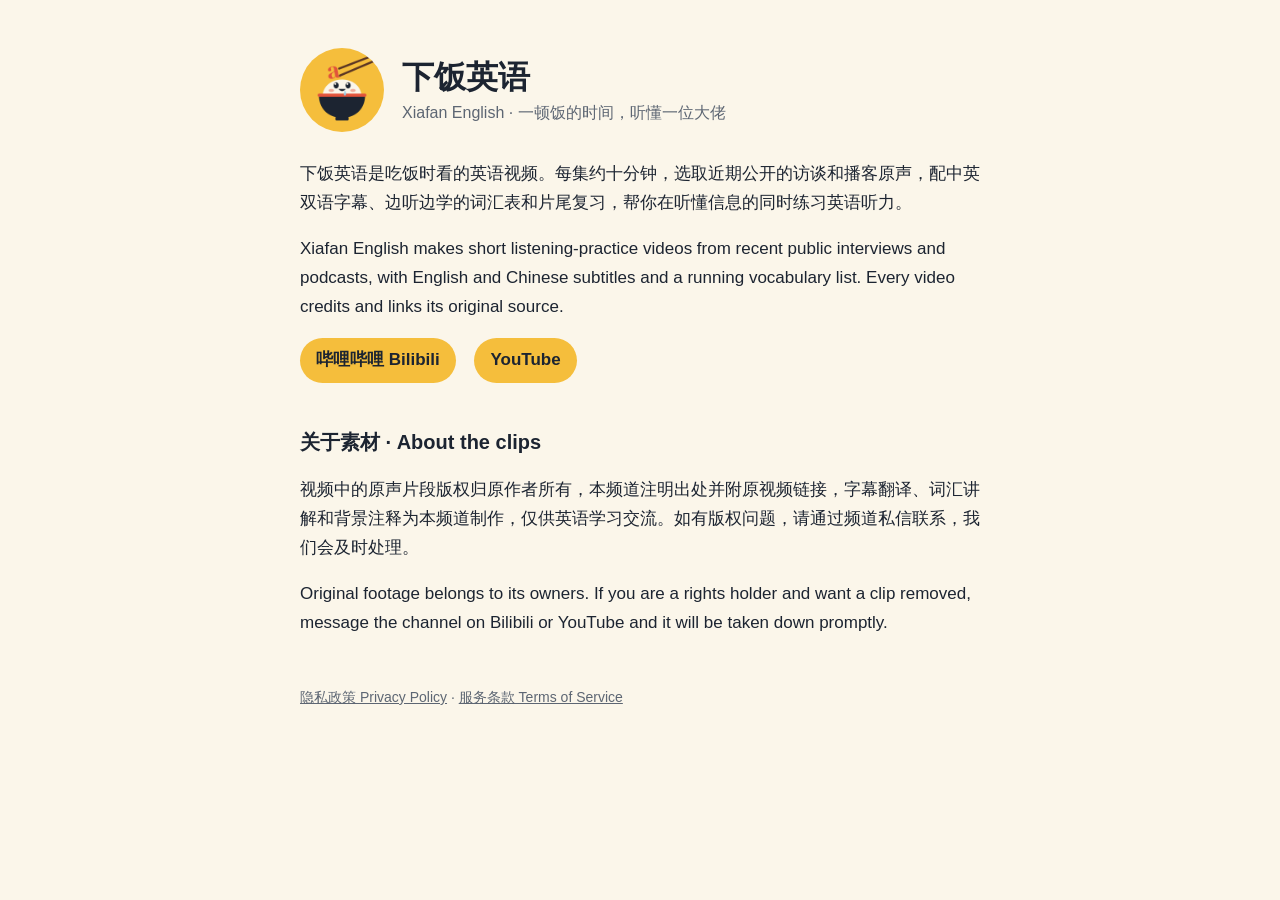
<file: index.html>
<!doctype html>
<html lang="zh-Hans">
<head>
<meta charset="utf-8">
<meta name="viewport" content="width=device-width, initial-scale=1">
<title>下饭英语 · Xiafan English</title>
<meta name="description" content="吃饭时看的英语视频：大佬原声访谈，中英双语字幕和词汇讲解。">
<link rel="icon" href="avatar.png">
<link rel="stylesheet" href="style.css">
</head>
<body>
<main>
  <header>
    <img src="avatar.png" alt="下饭英语头像">
    <h1>下饭英语<small>Xiafan English · 一顿饭的时间，听懂一位大佬</small></h1>
  </header>

  <p>下饭英语是吃饭时看的英语视频。每集约十分钟，选取近期公开的访谈和播客原声，配中英双语字幕、边听边学的词汇表和片尾复习，帮你在听懂信息的同时练习英语听力。</p>
  <p>Xiafan English makes short listening-practice videos from recent public interviews and podcasts, with English and Chinese subtitles and a running vocabulary list. Every video credits and links its original source.</p>

  <div class="links">
    <a href="https://space.bilibili.com/530125454">哔哩哔哩 Bilibili</a>
    <a href="https://www.youtube.com/@下饭英语">YouTube</a>
  </div>

  <h2>关于素材 · About the clips</h2>
  <p>视频中的原声片段版权归原作者所有，本频道注明出处并附原视频链接，字幕翻译、词汇讲解和背景注释为本频道制作，仅供英语学习交流。如有版权问题，请通过频道私信联系，我们会及时处理。</p>
  <p>Original footage belongs to its owners. If you are a rights holder and want a clip removed, message the channel on Bilibili or YouTube and it will be taken down promptly.</p>

  <footer>
    <a href="privacy.html">隐私政策 Privacy Policy</a> · <a href="terms.html">服务条款 Terms of Service</a>
  </footer>
</main>
</body>
</html>
</file>
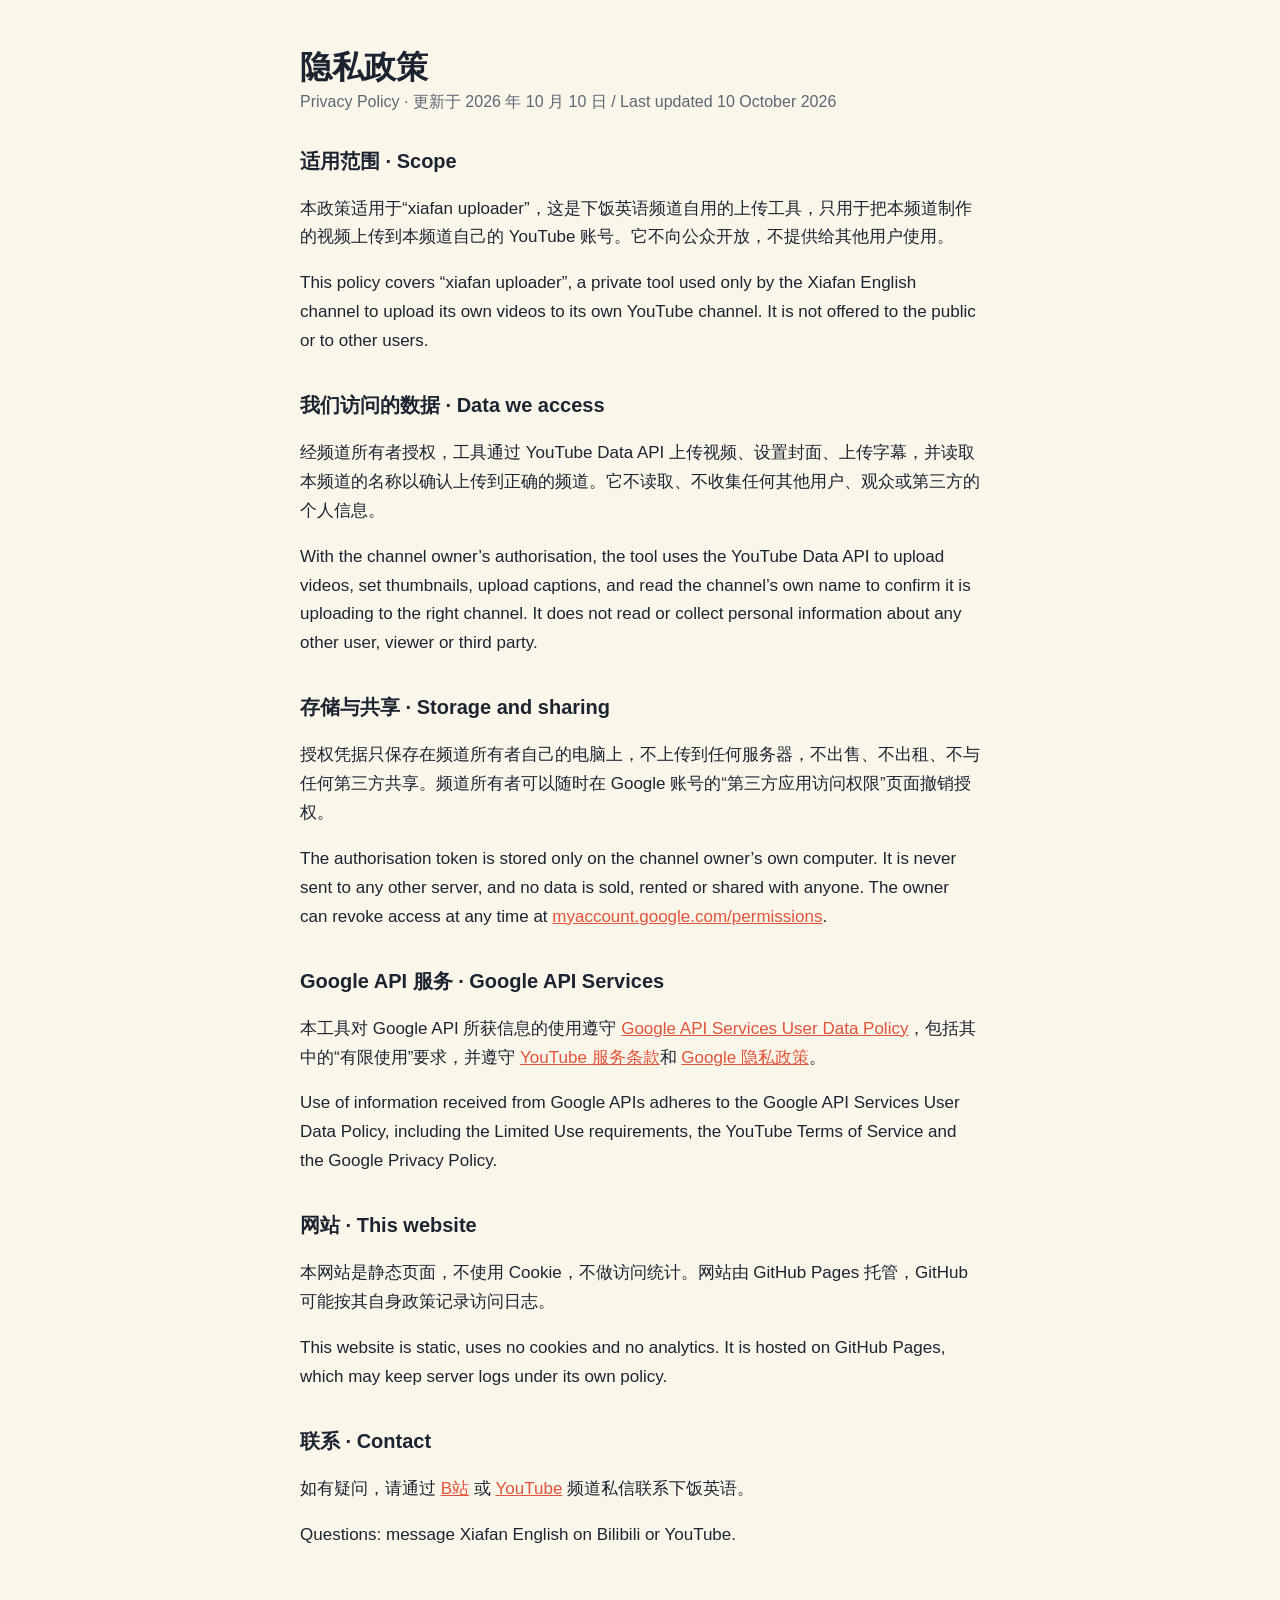
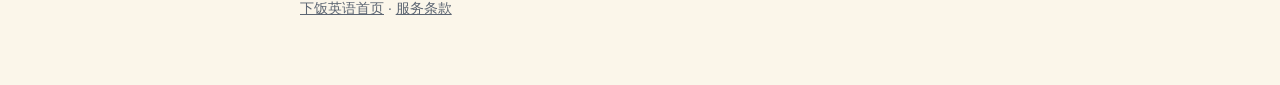
<file: privacy.html>
<!doctype html>
<html lang="zh-Hans">
<head>
<meta charset="utf-8">
<meta name="viewport" content="width=device-width, initial-scale=1">
<title>隐私政策 · 下饭英语</title>
<link rel="icon" href="avatar.png">
<link rel="stylesheet" href="style.css">
</head>
<body>
<main>
  <h1>隐私政策<small>Privacy Policy · 更新于 2026 年 10 月 10 日 / Last updated 10 October 2026</small></h1>

  <h2>适用范围 · Scope</h2>
  <p>本政策适用于“xiafan uploader”，这是下饭英语频道自用的上传工具，只用于把本频道制作的视频上传到本频道自己的 YouTube 账号。它不向公众开放，不提供给其他用户使用。</p>
  <p>This policy covers “xiafan uploader”, a private tool used only by the Xiafan English channel to upload its own videos to its own YouTube channel. It is not offered to the public or to other users.</p>

  <h2>我们访问的数据 · Data we access</h2>
  <p>经频道所有者授权，工具通过 YouTube Data API 上传视频、设置封面、上传字幕，并读取本频道的名称以确认上传到正确的频道。它不读取、不收集任何其他用户、观众或第三方的个人信息。</p>
  <p>With the channel owner’s authorisation, the tool uses the YouTube Data API to upload videos, set thumbnails, upload captions, and read the channel’s own name to confirm it is uploading to the right channel. It does not read or collect personal information about any other user, viewer or third party.</p>

  <h2>存储与共享 · Storage and sharing</h2>
  <p>授权凭据只保存在频道所有者自己的电脑上，不上传到任何服务器，不出售、不出租、不与任何第三方共享。频道所有者可以随时在 Google 账号的“第三方应用访问权限”页面撤销授权。</p>
  <p>The authorisation token is stored only on the channel owner’s own computer. It is never sent to any other server, and no data is sold, rented or shared with anyone. The owner can revoke access at any time at <a href="https://myaccount.google.com/permissions">myaccount.google.com/permissions</a>.</p>

  <h2>Google API 服务 · Google API Services</h2>
  <p>本工具对 Google API 所获信息的使用遵守 <a href="https://developers.google.com/terms/api-services-user-data-policy">Google API Services User Data Policy</a>，包括其中的“有限使用”要求，并遵守 <a href="https://www.youtube.com/t/terms">YouTube 服务条款</a>和 <a href="https://policies.google.com/privacy">Google 隐私政策</a>。</p>
  <p>Use of information received from Google APIs adheres to the Google API Services User Data Policy, including the Limited Use requirements, the YouTube Terms of Service and the Google Privacy Policy.</p>

  <h2>网站 · This website</h2>
  <p>本网站是静态页面，不使用 Cookie，不做访问统计。网站由 GitHub Pages 托管，GitHub 可能按其自身政策记录访问日志。</p>
  <p>This website is static, uses no cookies and no analytics. It is hosted on GitHub Pages, which may keep server logs under its own policy.</p>

  <h2>联系 · Contact</h2>
  <p>如有疑问，请通过 <a href="https://space.bilibili.com/530125454">B站</a> 或 <a href="https://www.youtube.com/@下饭英语">YouTube</a> 频道私信联系下饭英语。</p>
  <p>Questions: message Xiafan English on Bilibili or YouTube.</p>

  <footer><a href="index.html">下饭英语首页</a> · <a href="terms.html">服务条款</a></footer>
</main>
</body>
</html>
</file>
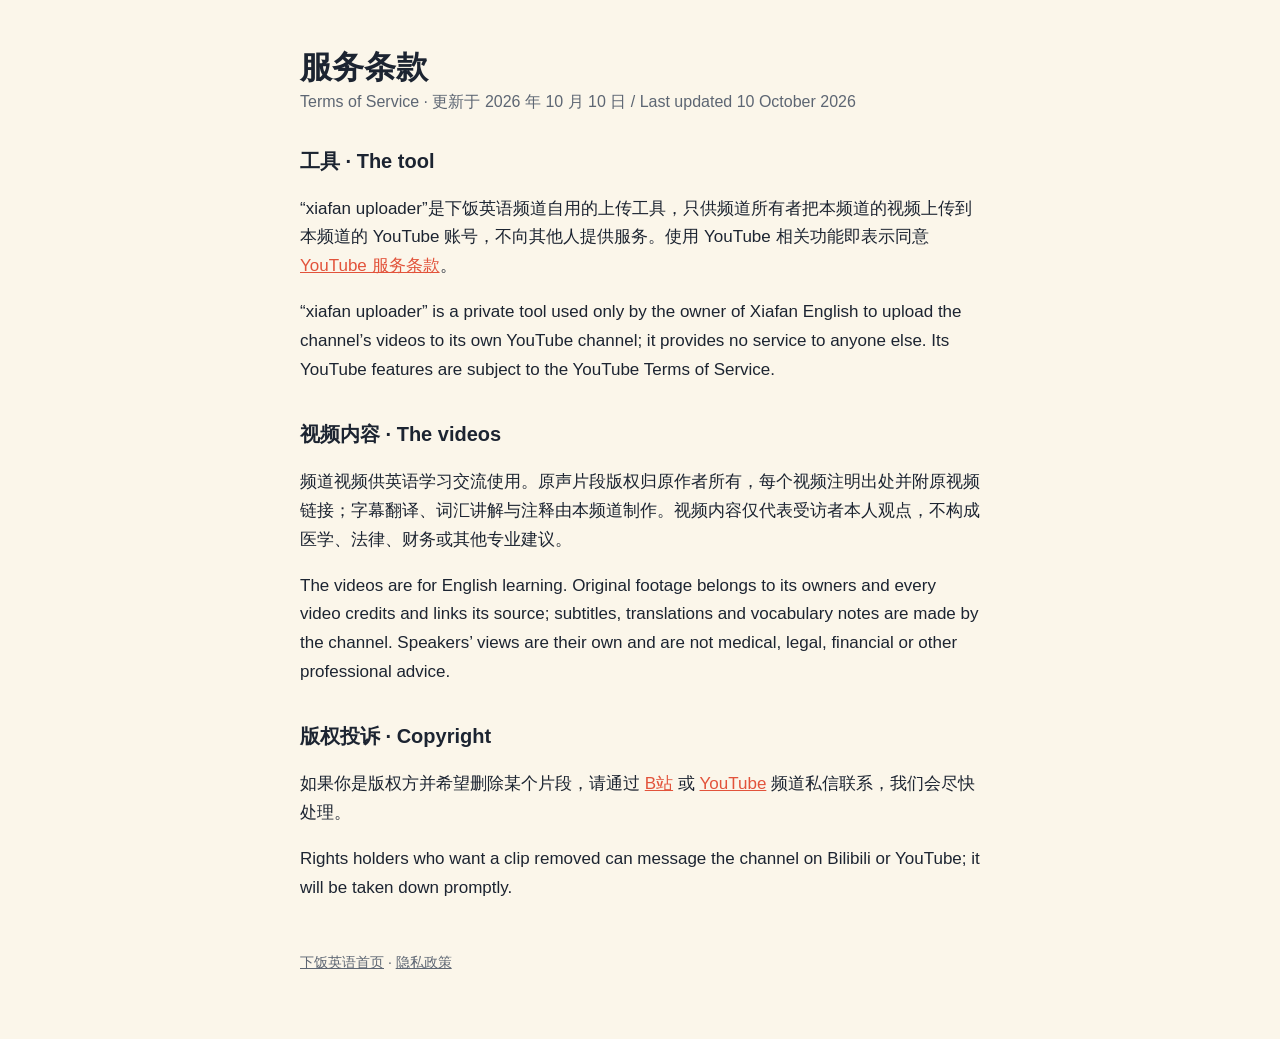
<file: terms.html>
<!doctype html>
<html lang="zh-Hans">
<head>
<meta charset="utf-8">
<meta name="viewport" content="width=device-width, initial-scale=1">
<title>服务条款 · 下饭英语</title>
<link rel="icon" href="avatar.png">
<link rel="stylesheet" href="style.css">
</head>
<body>
<main>
  <h1>服务条款<small>Terms of Service · 更新于 2026 年 10 月 10 日 / Last updated 10 October 2026</small></h1>

  <h2>工具 · The tool</h2>
  <p>“xiafan uploader”是下饭英语频道自用的上传工具，只供频道所有者把本频道的视频上传到本频道的 YouTube 账号，不向其他人提供服务。使用 YouTube 相关功能即表示同意 <a href="https://www.youtube.com/t/terms">YouTube 服务条款</a>。</p>
  <p>“xiafan uploader” is a private tool used only by the owner of Xiafan English to upload the channel’s videos to its own YouTube channel; it provides no service to anyone else. Its YouTube features are subject to the YouTube Terms of Service.</p>

  <h2>视频内容 · The videos</h2>
  <p>频道视频供英语学习交流使用。原声片段版权归原作者所有，每个视频注明出处并附原视频链接；字幕翻译、词汇讲解与注释由本频道制作。视频内容仅代表受访者本人观点，不构成医学、法律、财务或其他专业建议。</p>
  <p>The videos are for English learning. Original footage belongs to its owners and every video credits and links its source; subtitles, translations and vocabulary notes are made by the channel. Speakers’ views are their own and are not medical, legal, financial or other professional advice.</p>

  <h2>版权投诉 · Copyright</h2>
  <p>如果你是版权方并希望删除某个片段，请通过 <a href="https://space.bilibili.com/530125454">B站</a> 或 <a href="https://www.youtube.com/@下饭英语">YouTube</a> 频道私信联系，我们会尽快处理。</p>
  <p>Rights holders who want a clip removed can message the channel on Bilibili or YouTube; it will be taken down promptly.</p>

  <footer><a href="index.html">下饭英语首页</a> · <a href="privacy.html">隐私政策</a></footer>
</main>
</body>
</html>
</file>
<file: style.css>
:root { --bg: #fbf6ea; --ink: #1c2431; --dim: #5d6673; --yolk: #f5be3c; --tomato: #e2533b; }
@media (prefers-color-scheme: dark) { :root { --bg: #1c2431; --ink: #fbf6ea; --dim: #b6bdc7; } }
* { box-sizing: border-box; }
body { margin: 0; background: var(--bg); color: var(--ink); font: 17px/1.7 -apple-system, "PingFang SC", "Noto Sans SC", "Helvetica Neue", Arial, sans-serif; }
main { max-width: 720px; margin: 0 auto; padding: 48px 20px 64px; }
header { display: flex; align-items: center; gap: 18px; margin-bottom: 28px; }
header img { width: 84px; height: 84px; border-radius: 50%; }
h1 { font-size: 32px; margin: 0; line-height: 1.2; }
h1 small { display: block; font-size: 16px; font-weight: 500; color: var(--dim); margin-top: 6px; }
h2 { font-size: 20px; margin: 32px 0 8px; }
a { color: var(--tomato); }
.links a { display: inline-block; margin: 0 14px 10px 0; padding: 8px 16px; border-radius: 999px; background: var(--yolk); color: #1c2431; text-decoration: none; font-weight: 600; }
footer { margin-top: 48px; font-size: 14px; color: var(--dim); }
footer a { color: var(--dim); }
</file>
